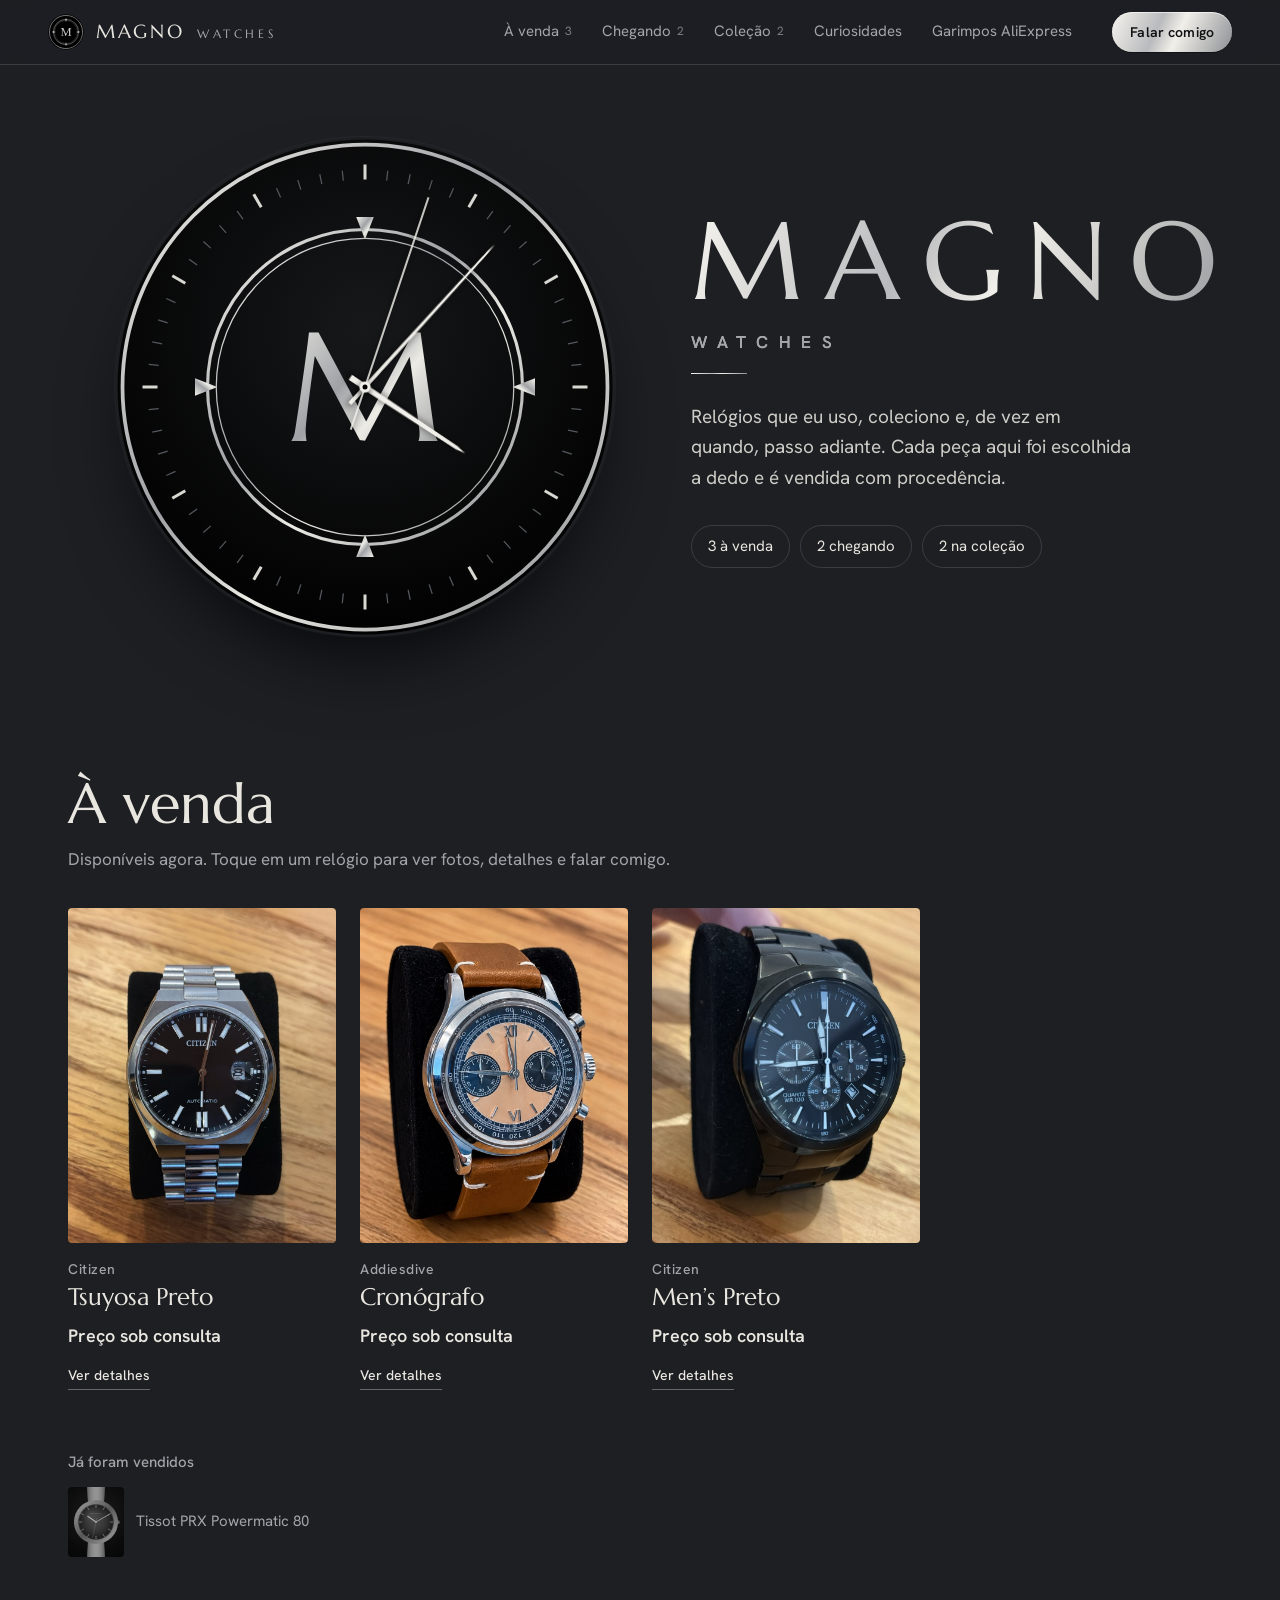
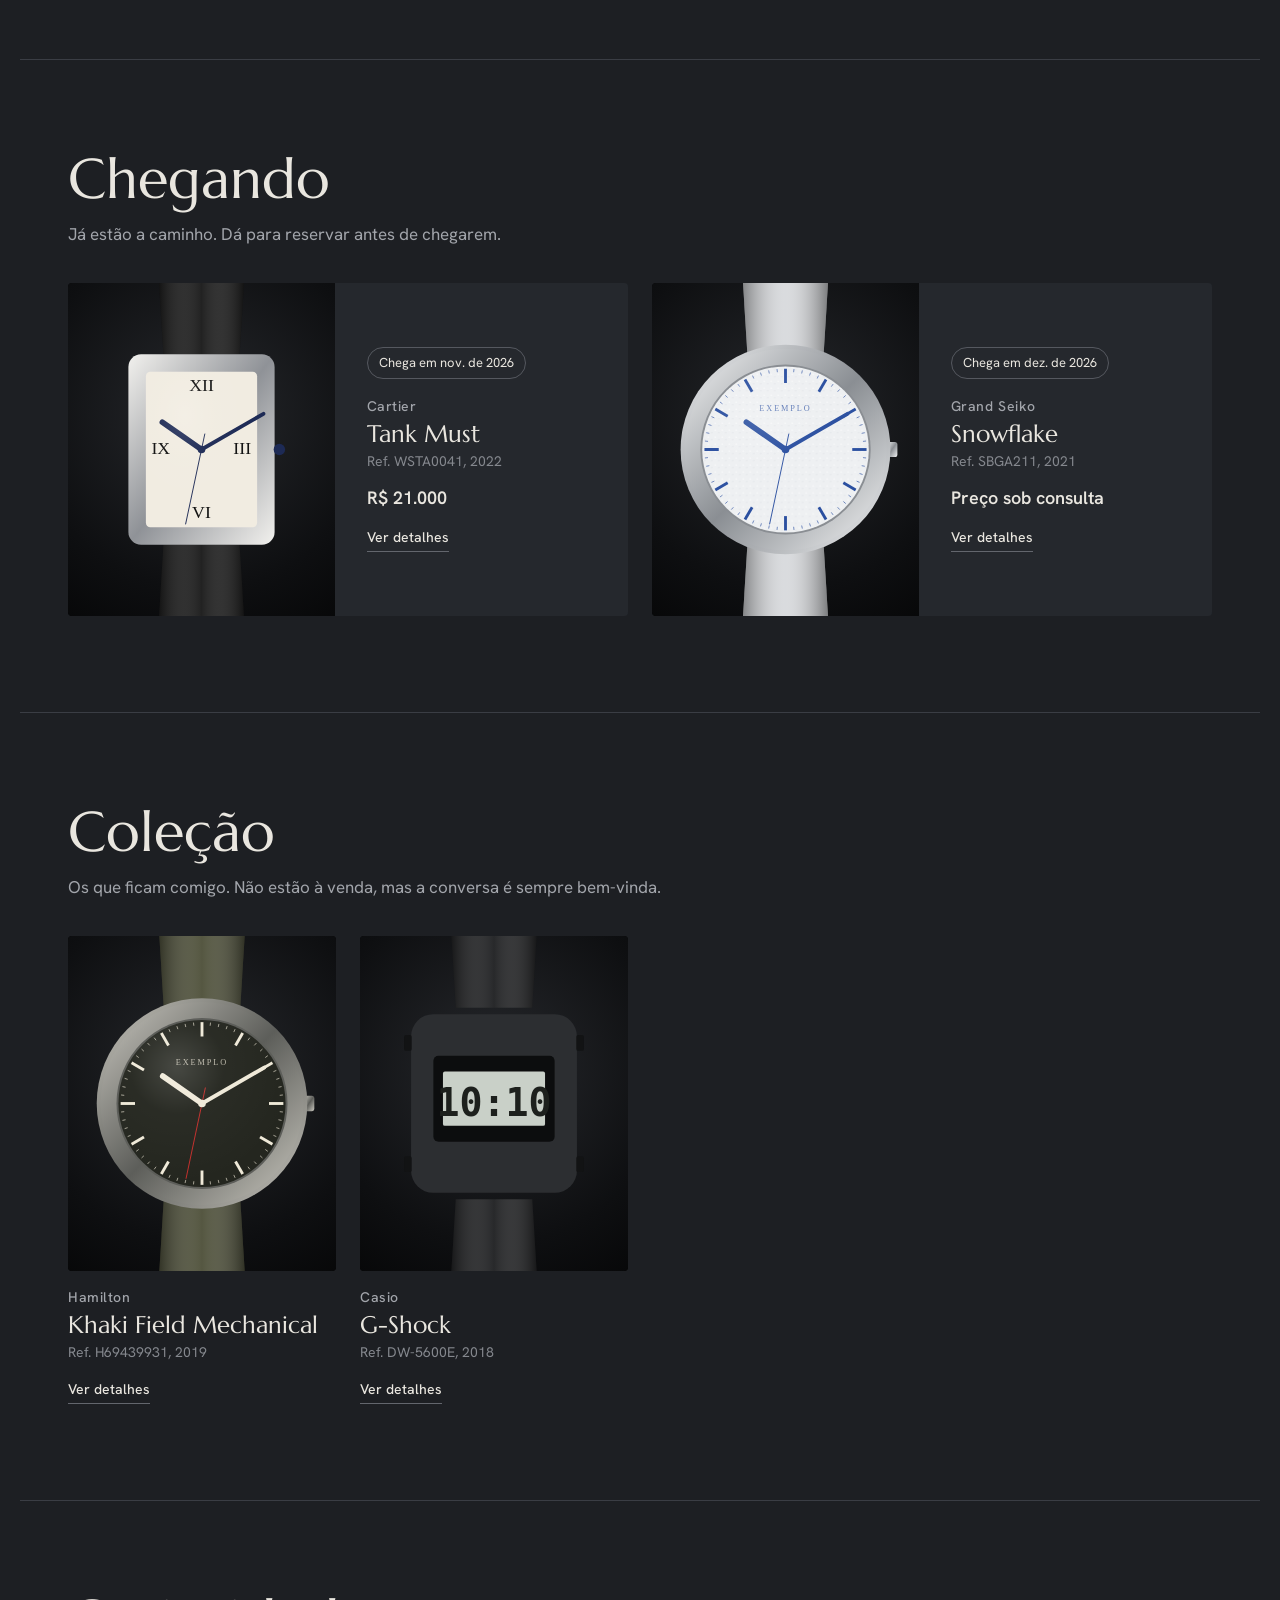
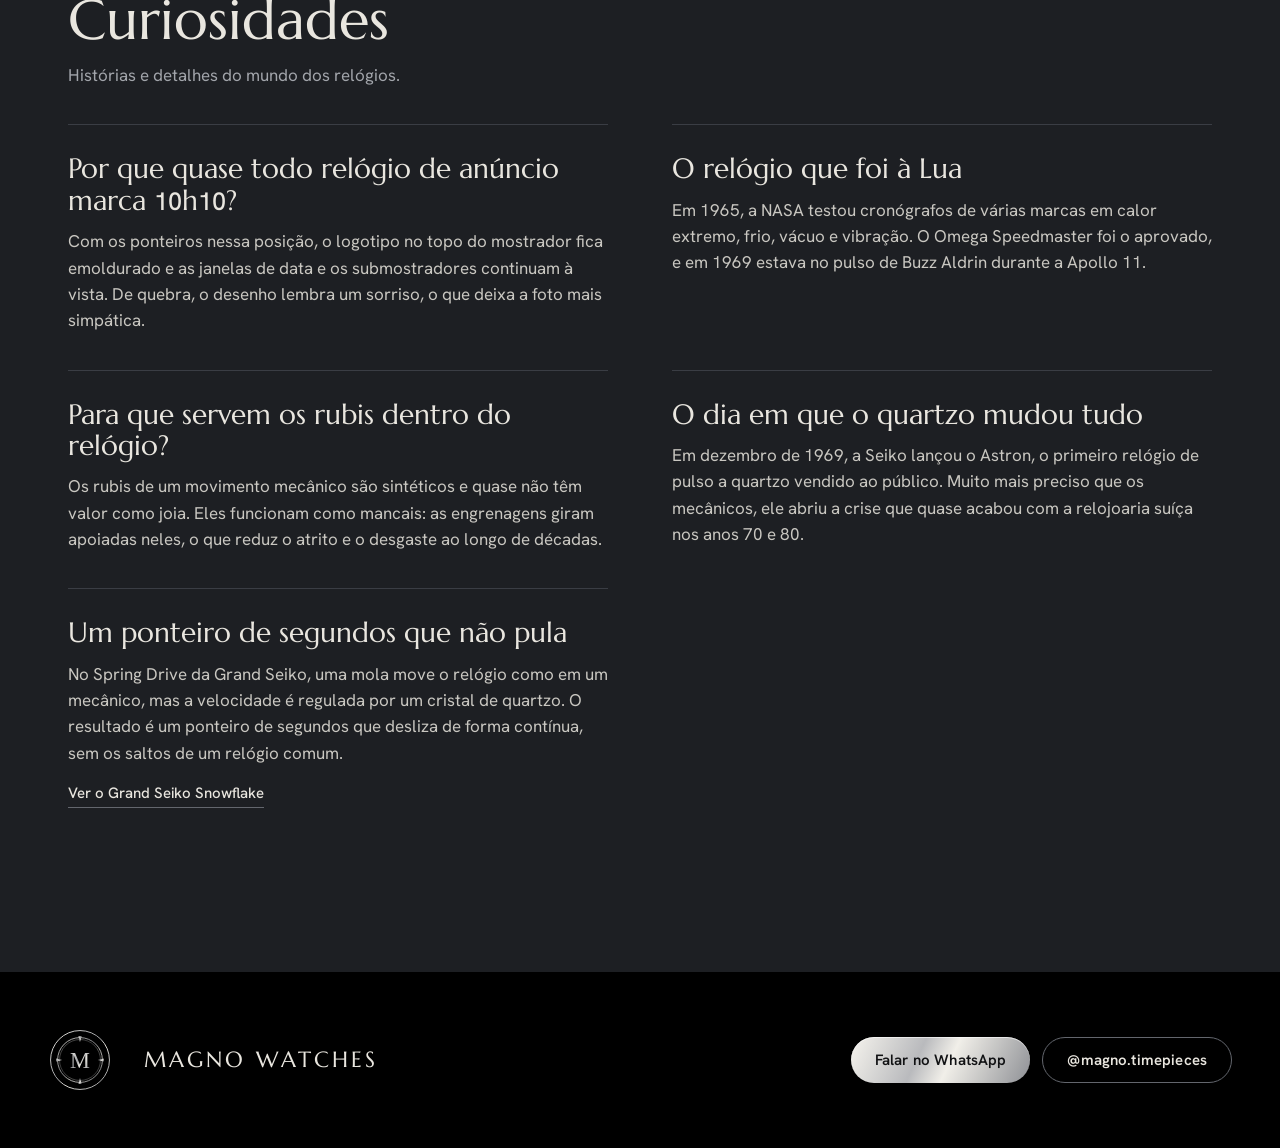
<file: index.html>
<!doctype html>
<html lang="pt-BR">
<head>
  <meta charset="utf-8">
  <meta name="viewport" content="width=device-width, initial-scale=1">
  <title>Magno Watches</title>
  <meta name="description" content="Relógios à venda, os que estão chegando e a coleção de Magno Watches.">
  <meta name="theme-color" content="#1c1e22">
  <meta property="og:title" content="Magno Watches">
  <meta property="og:description" content="Relógios à venda, os que estão chegando e a minha coleção.">
  <meta property="og:type" content="website">
  <link rel="icon" href="assets/emblema.svg" type="image/svg+xml">
  <link rel="preconnect" href="https://fonts.googleapis.com">
  <link rel="preconnect" href="https://fonts.gstatic.com" crossorigin>
  <link href="https://fonts.googleapis.com/css2?family=Marcellus&family=Hanken+Grotesk:wght@400;500;600&display=swap" rel="stylesheet">
  <link rel="stylesheet" href="css/style.css">
</head>
<body>
  <a class="pular" href="#conteudo">Pular para os relógios</a>

  <header class="topo">
    <a class="marca" href="#" aria-label="Magno Watches, voltar ao início">
      <img src="assets/emblema.svg" alt="" width="36" height="36">
      <span>Magno <small>Watches</small></span>
    </a>
    <nav class="menu" aria-label="Seções">
      <a href="#venda">À venda <span data-conta="venda"></span></a>
      <a href="#chegando">Chegando <span data-conta="chegando"></span></a>
      <a href="#colecao">Coleção <span data-conta="colecao"></span></a>
      <a href="#curiosidades">Curiosidades</a>
      <a href="garimpos.html">Garimpos AliExpress</a>
    </nav>
    <a class="botao botao-metal topo-contato" data-whatsapp href="#">Falar comigo</a>
  </header>

  <section class="abertura">
    <div class="mostrador" id="mostrador" role="img" aria-label="Emblema da Magno Watches marcando a hora atual"></div>
    <div class="abertura-texto">
      <h1 class="wordmark">Magno<span>Watches</span></h1>
      <p class="sobre" data-sobre></p>
      <ul class="resumo" data-resumo></ul>
    </div>
  </section>

  <main id="conteudo">
    <section class="secao" id="venda" aria-labelledby="t-venda">
      <header class="secao-topo">
        <h2 id="t-venda">À venda</h2>
        <p>Disponíveis agora. Toque em um relógio para ver fotos, detalhes e falar comigo.</p>
      </header>
      <div class="filtro" data-filtro="venda" hidden></div>
      <div class="grade" data-lista="venda"></div>
      <div class="vendidos" data-vendidos hidden>
        <h3>Já foram vendidos</h3>
        <div class="vendidos-lista" data-lista="vendido"></div>
      </div>
    </section>

    <section class="secao" id="chegando" aria-labelledby="t-chegando">
      <header class="secao-topo">
        <h2 id="t-chegando">Chegando</h2>
        <p>Já estão a caminho. Dá para reservar antes de chegarem.</p>
      </header>
      <div class="grade grade-larga" data-lista="chegando"></div>
    </section>

    <section class="secao" id="colecao" aria-labelledby="t-colecao">
      <header class="secao-topo">
        <h2 id="t-colecao">Coleção</h2>
        <p>Os que ficam comigo. Não estão à venda, mas a conversa é sempre bem-vinda.</p>
      </header>
      <div class="filtro" data-filtro="colecao" hidden></div>
      <div class="grade" data-lista="colecao"></div>
    </section>

    <section class="secao" id="curiosidades" aria-labelledby="t-curiosidades">
      <header class="secao-topo">
        <h2 id="t-curiosidades">Curiosidades</h2>
        <p>Histórias e detalhes do mundo dos relógios.</p>
      </header>
      <div class="curiosidades" data-curiosidades></div>
    </section>
  </main>

  <footer class="rodape">
    <img src="assets/emblema.svg" alt="" width="64" height="64">
    <div>
      <p class="rodape-nome">Magno Watches</p>
      <p data-cidade></p>
    </div>
    <div class="rodape-links">
      <a class="botao botao-metal" data-whatsapp href="#">Falar no WhatsApp</a>
      <a class="botao botao-linha" data-instagram href="#" target="_blank" rel="noopener" hidden>Instagram</a>
    </div>
  </footer>

  <dialog class="detalhe" id="detalhe" aria-labelledby="detalhe-titulo">
    <button class="fechar" type="button" data-fechar aria-label="Fechar">
      <svg viewBox="0 0 24 24" width="22" height="22" aria-hidden="true"><path d="M5 5l14 14M19 5L5 19" stroke="currentColor" stroke-width="1.6"/></svg>
    </button>
    <div class="detalhe-corpo" data-detalhe></div>
  </dialog>

  <div class="aviso" role="status" aria-live="polite" data-aviso></div>

  <script type="module" src="js/app.js"></script>
</body>
</html>
</file>
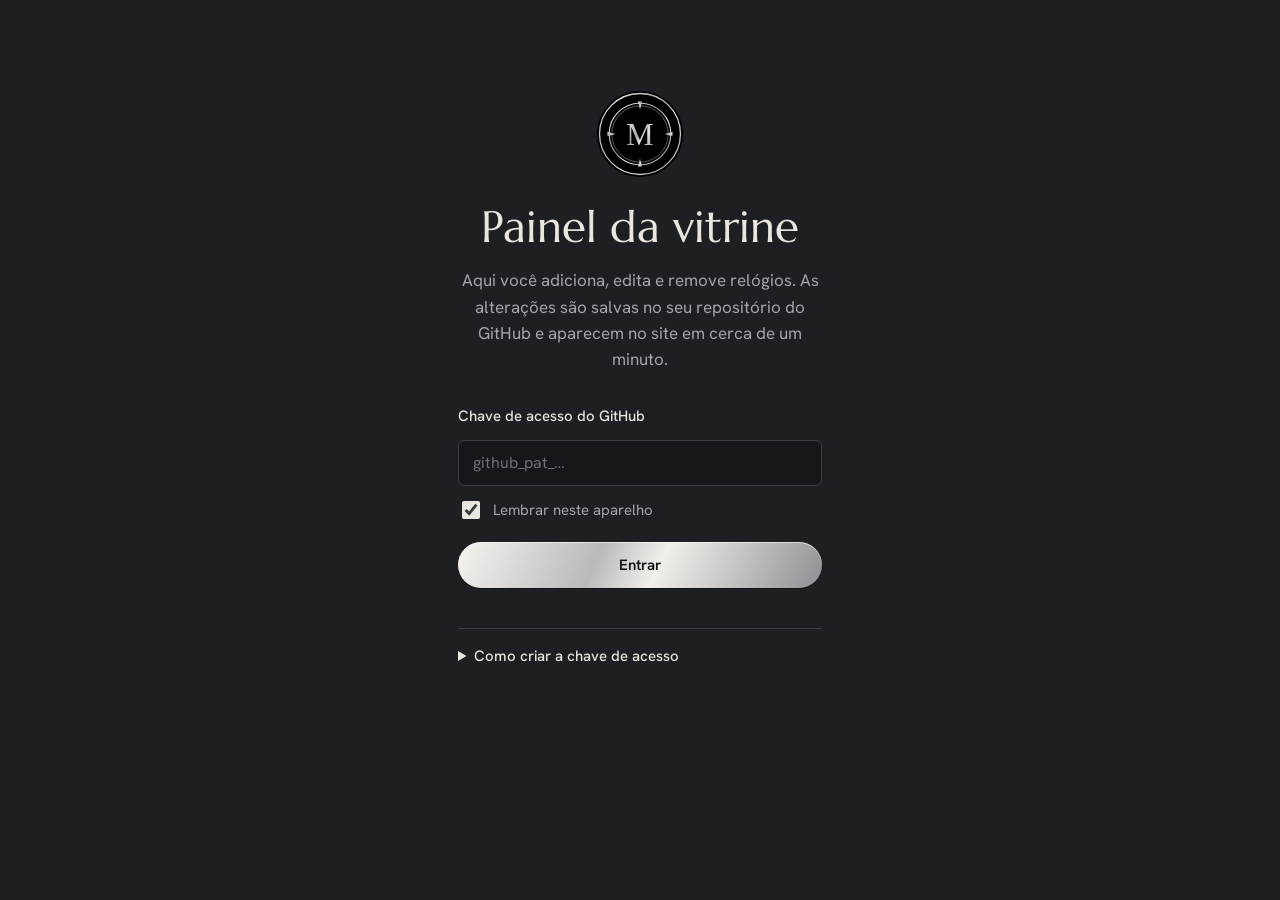
<file: admin.html>
<!doctype html>
<html lang="pt-BR">
<head>
  <meta charset="utf-8">
  <meta name="viewport" content="width=device-width, initial-scale=1">
  <meta name="robots" content="noindex, nofollow">
  <title>Painel · Magno Watches</title>
  <meta name="theme-color" content="#1c1e22">
  <link rel="icon" href="assets/emblema.svg" type="image/svg+xml">
  <link rel="preconnect" href="https://fonts.googleapis.com">
  <link rel="preconnect" href="https://fonts.gstatic.com" crossorigin>
  <link href="https://fonts.googleapis.com/css2?family=Marcellus&family=Hanken+Grotesk:wght@400;500;600&display=swap" rel="stylesheet">
  <link rel="stylesheet" href="css/style.css">
  <link rel="stylesheet" href="css/admin.css">
</head>
<body class="painel">

  <!-- entrada -->
  <section class="entrada" data-tela="entrada">
    <img src="assets/emblema.svg" alt="" width="88" height="88">
    <h1>Painel da vitrine</h1>
    <p>Aqui você adiciona, edita e remove relógios. As alterações são salvas no seu repositório do GitHub e aparecem no site em cerca de um minuto.</p>
    <form class="entrada-form" data-form-entrada>
      <label for="token">Chave de acesso do GitHub</label>
      <input id="token" name="token" type="password" autocomplete="current-password" required spellcheck="false" placeholder="github_pat_…">
      <label class="check"><input type="checkbox" name="lembrar" checked> Lembrar neste aparelho</label>
      <button class="botao botao-metal" type="submit">Entrar</button>
      <p class="erro" data-erro-entrada role="alert"></p>
    </form>
    <details class="ajuda">
      <summary>Como criar a chave de acesso</summary>
      <ol>
        <li>Abra <a href="https://github.com/settings/personal-access-tokens/new" target="_blank" rel="noopener">github.com/settings/personal-access-tokens/new</a>.</li>
        <li>Dê um nome, como “Painel Magno Watches”, e escolha a validade.</li>
        <li>Em <b>Repository access</b>, marque <b>Only select repositories</b> e escolha <b data-nome-repo>magno-watches</b>.</li>
        <li>Em <b>Permissions › Repository permissions › Contents</b>, escolha <b>Read and write</b>.</li>
        <li>Clique em <b>Generate token</b>, copie a chave e cole aqui.</li>
      </ol>
      <p>A chave fica guardada só neste aparelho. Quem não tiver a chave vê o painel, mas não consegue alterar nada.</p>
    </details>
  </section>

  <!-- painel -->
  <div class="app" data-tela="app" hidden>
    <header class="topo">
      <a class="marca" href="./" target="_blank" rel="noopener">
        <img src="assets/emblema.svg" alt="" width="36" height="36">
        <span>Magno <small>Painel</small></span>
      </a>
      <nav class="menu abas" role="tablist" aria-label="Seções do painel">
        <button role="tab" aria-selected="true" data-aba="relogios">Relógios</button>
        <button role="tab" aria-selected="false" data-aba="curiosidades">Curiosidades</button>
        <button role="tab" aria-selected="false" data-aba="contato">Contato e textos</button>
      </nav>
      <button class="botao botao-linha topo-sair" type="button" data-sair>Sair</button>
    </header>

    <main class="painel-corpo">
      <section data-painel="relogios">
        <div class="painel-titulo">
          <div>
            <h1>Relógios</h1>
            <p data-contagem></p>
          </div>
          <button class="botao botao-metal" type="button" data-novo-relogio>Adicionar relógio</button>
        </div>
        <div class="lista" data-lista-relogios></div>
      </section>

      <section data-painel="curiosidades" hidden>
        <div class="painel-titulo">
          <div>
            <h1>Curiosidades</h1>
            <p>Histórias curtas que aparecem no fim da vitrine.</p>
          </div>
          <button class="botao botao-metal" type="button" data-nova-curiosidade>Adicionar curiosidade</button>
        </div>
        <div class="lista" data-lista-curiosidades></div>
      </section>

      <section data-painel="contato" hidden>
        <div class="painel-titulo">
          <div>
            <h1>Contato e textos</h1>
            <p>O WhatsApp recebe as mensagens dos botões “Quero este relógio” e “Falar comigo”.</p>
          </div>
        </div>
        <form class="form" data-form-contato>
          <div class="campo">
            <label for="c-whatsapp">WhatsApp</label>
            <input id="c-whatsapp" name="whatsapp" inputmode="tel" placeholder="55 85 99999-9999">
            <small>Com DDI e DDD. Ex.: 55 85 99999-9999</small>
          </div>
          <div class="campo">
            <label for="c-instagram">Instagram</label>
            <input id="c-instagram" name="instagram" placeholder="@magnowatches">
          </div>
          <div class="campo">
            <label for="c-cidade">Cidade</label>
            <input id="c-cidade" name="cidade" placeholder="Fortaleza, CE">
          </div>
          <div class="campo campo-largo">
            <label for="c-sobre">Texto de apresentação</label>
            <textarea id="c-sobre" name="sobre" rows="4"></textarea>
            <small>Aparece no topo do site, ao lado do emblema.</small>
          </div>
          <div class="form-acoes">
            <button class="botao botao-metal" type="submit">Guardar</button>
          </div>
        </form>
      </section>
    </main>

    <div class="publicar" data-barra-publicar hidden>
      <p><b data-pendentes></b><span>As mudanças só aparecem no site depois de publicar.</span></p>
      <div>
        <button class="botao botao-linha" type="button" data-descartar>Descartar</button>
        <button class="botao botao-metal" type="button" data-publicar>Publicar no site</button>
      </div>
    </div>
  </div>

  <!-- editor de relógio -->
  <dialog class="editor" data-editor-relogio aria-labelledby="ed-titulo">
    <form class="form" data-form-relogio method="dialog">
      <header class="editor-topo">
        <h2 id="ed-titulo">Relógio</h2>
        <button class="fechar" type="button" data-cancelar aria-label="Fechar">
          <svg viewBox="0 0 24 24" width="22" height="22" aria-hidden="true"><path d="M5 5l14 14M19 5L5 19" stroke="currentColor" stroke-width="1.6"/></svg>
        </button>
      </header>

      <fieldset class="situacao">
        <legend>Onde ele aparece</legend>
        <label><input type="radio" name="status" value="venda" checked><span>À venda</span></label>
        <label><input type="radio" name="status" value="chegando"><span>Chegando</span></label>
        <label><input type="radio" name="status" value="colecao"><span>Coleção</span></label>
        <label><input type="radio" name="status" value="vendido"><span>Vendido</span></label>
      </fieldset>

      <div class="campo campo-largo">
        <span class="rotulo">Fotos <small>até 4. A primeira é a capa.</small></span>
        <div class="fotos" data-fotos></div>
        <p class="erro" data-erro-fotos role="alert"></p>
      </div>

      <div class="campo"><label for="r-marca">Marca</label><input id="r-marca" name="marca" required placeholder="Rolex"></div>
      <div class="campo"><label for="r-modelo">Modelo</label><input id="r-modelo" name="modelo" required placeholder="Submariner Date"></div>
      <div class="campo"><label for="r-referencia">Referência</label><input id="r-referencia" name="referencia" placeholder="126610LN"></div>
      <div class="campo"><label for="r-ano">Ano</label><input id="r-ano" name="ano" inputmode="numeric" placeholder="2021"></div>

      <div class="campo" data-so="venda chegando vendido">
        <label for="r-preco">Preço (R$)</label>
        <input id="r-preco" name="preco" inputmode="numeric" placeholder="Em branco = sob consulta">
      </div>
      <div class="campo" data-so="chegando">
        <label for="r-previsao">Previsão de chegada</label>
        <input id="r-previsao" name="previsao" type="month">
      </div>

      <div class="campo"><label for="r-caixa">Caixa</label><input id="r-caixa" name="caixa" placeholder="41 mm"></div>
      <div class="campo"><label for="r-material">Material</label><input id="r-material" name="material" placeholder="Aço inoxidável"></div>
      <div class="campo"><label for="r-movimento">Movimento</label><input id="r-movimento" name="movimento" placeholder="Automático"></div>
      <div class="campo"><label for="r-pulseira">Pulseira</label><input id="r-pulseira" name="pulseira" placeholder="Couro marrom"></div>
      <div class="campo" data-so="venda chegando vendido"><label for="r-kit">Acompanha</label><input id="r-kit" name="kit" placeholder="Caixa e papéis"></div>
      <div class="campo" data-so="venda chegando vendido"><label for="r-condicao">Estado</label><input id="r-condicao" name="condicao" placeholder="Excelente"></div>

      <div class="campo campo-largo">
        <label for="r-descricao">Descrição</label>
        <textarea id="r-descricao" name="descricao" rows="4" placeholder="O que esse relógio tem de especial?"></textarea>
      </div>

      <footer class="editor-acoes">
        <button class="botao botao-linha" type="button" data-cancelar>Cancelar</button>
        <button class="botao botao-metal" type="submit">Guardar relógio</button>
      </footer>
    </form>
  </dialog>

  <!-- editor de curiosidade -->
  <dialog class="editor" data-editor-curiosidade aria-labelledby="ec-titulo">
    <form class="form" data-form-curiosidade method="dialog">
      <header class="editor-topo">
        <h2 id="ec-titulo">Curiosidade</h2>
        <button class="fechar" type="button" data-cancelar aria-label="Fechar">
          <svg viewBox="0 0 24 24" width="22" height="22" aria-hidden="true"><path d="M5 5l14 14M19 5L5 19" stroke="currentColor" stroke-width="1.6"/></svg>
        </button>
      </header>
      <div class="campo campo-largo"><label for="cu-titulo">Título</label><input id="cu-titulo" name="titulo" required></div>
      <div class="campo campo-largo"><label for="cu-texto">Texto</label><textarea id="cu-texto" name="texto" rows="6" required></textarea></div>
      <div class="campo campo-largo">
        <label for="cu-relogio">Relógio relacionado</label>
        <select id="cu-relogio" name="relogio"></select>
        <small>Opcional. Mostra um link para o relógio abaixo do texto.</small>
      </div>
      <div class="campo campo-largo">
        <span class="rotulo">Foto <small>opcional</small></span>
        <div class="fotos fotos-uma" data-foto-curiosidade></div>
      </div>
      <footer class="editor-acoes">
        <button class="botao botao-linha" type="button" data-cancelar>Cancelar</button>
        <button class="botao botao-metal" type="submit">Guardar curiosidade</button>
      </footer>
    </form>
  </dialog>

  <div class="aviso" role="status" aria-live="polite" data-aviso></div>

  <script type="module" src="js/admin.js"></script>
</body>
</html>
</file>
<file: css/style.css>
/* Magno Watches — preto e prata da logo, sobre aço escuro.
   O preto puro fica reservado ao "disco": o mostrador, o palco das fotos e o rodapé. */

:root {
  --aco: #1d1f23;          /* fundo da página, o aço em volta do emblema */
  --aco-2: #25282d;        /* superfícies elevadas */
  --preto: #000;           /* o disco: palco das fotos */
  --platina: #e9e6df;      /* texto principal */
  --nevoa: #a2a5ab;        /* texto secundário */
  --linha: #3a3d44;        /* fios e bordas */
  --metal: linear-gradient(115deg, #f6f4ee 0%, #b9babd 38%, #f1efe9 55%, #8e9095 100%);

  --serif: "Marcellus", "Trajan Pro", Georgia, serif;
  --sans: "Hanken Grotesk", system-ui, -apple-system, "Segoe UI", sans-serif;

  --largura: 1240px;
  --margem: clamp(16px, 4vw, 48px);
  --raio: 4px;
}

*, *::before, *::after { box-sizing: border-box; }
[hidden] { display: none !important; }

/* Os algarismos do Marcellus parecem letras (1 vira I, 0 vira O): números nos títulos usam a sans */
.num { font-family: var(--sans); font-weight: 500; font-size: .9em; letter-spacing: 0; }

html { scroll-behavior: smooth; scroll-padding-top: 88px; }
@media (prefers-reduced-motion: reduce) { html { scroll-behavior: auto; } }

body {
  margin: 0;
  background: var(--aco);
  color: var(--platina);
  font-family: var(--sans);
  font-size: 17px;
  line-height: 1.55;
  -webkit-font-smoothing: antialiased;
  text-rendering: optimizeLegibility;
}

img { display: block; max-width: 100%; }
a { color: inherit; }
h1, h2, h3 { font-family: var(--serif); font-weight: 400; margin: 0; line-height: 1.12; }
p { margin: 0; }

:focus-visible { outline: 2px solid var(--platina); outline-offset: 3px; border-radius: 2px; }

.pular {
  position: absolute; left: 16px; top: -60px; z-index: 50;
  background: var(--platina); color: #000; padding: 10px 16px; border-radius: 999px;
}
.pular:focus { top: 12px; }

/* ---------- botões ---------- */

.botao {
  display: inline-flex; align-items: center; justify-content: center; gap: 8px;
  min-height: 46px; padding: 0 24px; border-radius: 999px;
  font: 600 15px/1 var(--sans); letter-spacing: .01em; text-decoration: none;
  cursor: pointer; border: 0; white-space: nowrap;
  transition: filter .2s, background-color .2s, border-color .2s;
}
.botao-metal { background: var(--metal); color: #111214; box-shadow: inset 0 1px 0 rgba(255,255,255,.6), 0 1px 0 rgba(0,0,0,.4); }
.botao-metal:hover { filter: brightness(1.08); }
.botao-linha { background: transparent; color: var(--platina); border: 1px solid #63666d; }
.botao-linha:hover { border-color: var(--platina); }

/* ---------- topo ---------- */

.topo {
  position: sticky; top: 0; z-index: 20;
  display: flex; align-items: center; gap: 28px;
  padding: 12px var(--margem);
  background: rgba(29, 31, 35, .86);
  backdrop-filter: blur(14px) saturate(1.2);
  -webkit-backdrop-filter: blur(14px) saturate(1.2);
  border-bottom: 1px solid var(--linha);
}
.marca { display: flex; align-items: center; gap: 12px; text-decoration: none; flex-shrink: 0; }
.marca span { font-family: var(--serif); font-size: 19px; letter-spacing: .14em; text-transform: uppercase; }
.marca small { font-size: 12px; letter-spacing: .3em; color: var(--nevoa); margin-left: 4px; }

.menu { display: flex; gap: 6px; margin-left: auto; }
.menu a {
  padding: 8px 12px; border-radius: 999px; text-decoration: none;
  font-size: 15px; color: var(--nevoa); transition: color .2s, background-color .2s;
}
.menu a:hover { color: var(--platina); background: var(--aco-2); }
.menu a span { font-size: 12px; margin-left: 2px; vertical-align: 1px; color: #7c7f85; font-variant-numeric: tabular-nums; }
.topo-contato { min-height: 40px; padding: 0 18px; font-size: 14px; }

@media (max-width: 860px) {
  .topo { flex-wrap: wrap; gap: 8px 12px; padding-bottom: 0; }
  .topo-contato { margin-left: auto; }
  .menu {
    order: 3; width: calc(100% + 2 * var(--margem)); margin: 0 calc(-1 * var(--margem));
    padding: 4px var(--margem) 10px; overflow-x: auto; scrollbar-width: none;
  }
  .menu::-webkit-scrollbar { display: none; }
  .menu a { flex-shrink: 0; }
  .marca small { display: none; }
}

/* ---------- abertura ---------- */

.abertura {
  max-width: var(--largura); margin: 0 auto;
  display: grid; grid-template-columns: minmax(0, 1.05fr) minmax(0, 1fr);
  align-items: center; gap: clamp(32px, 6vw, 96px);
  padding: clamp(32px, 6vw, 72px) var(--margem) clamp(24px, 4vw, 48px);
}

.mostrador {
  width: min(100%, 500px); aspect-ratio: 1; justify-self: end;
  border-radius: 50%;
  box-shadow: 0 40px 80px -30px rgba(0,0,0,.9), 0 0 0 1px rgba(255,255,255,.04);
}
.mostrador svg { width: 100%; height: 100%; display: block; }
.mostrador .marca-hora { stroke: #d9d7d1; stroke-width: 2.4; }
.mostrador .marca-min { stroke: #55585e; stroke-width: 1; }
.mostrador-m { font-family: var(--serif); font-size: 124px; }
.mostrador .ponteiro path { fill: #f1efe9; }
.mostrador .ponteiro { filter: drop-shadow(0 3px 3px rgba(0,0,0,.7)); }
.mostrador .ponteiro-s line { stroke: #f1efe9; stroke-width: 1.3; }
.mostrador .ponteiro-s circle { fill: #f1efe9; }

.wordmark {
  font-size: clamp(54px, 8.6vw, 112px);
  letter-spacing: .2em; text-transform: uppercase; line-height: 1;
  margin-right: -.2em; /* compensa o espaçamento da última letra */
  background: var(--metal); -webkit-background-clip: text; background-clip: text; color: transparent;
}
.wordmark span {
  display: block; margin-top: 18px;
  font-family: var(--sans); font-size: clamp(13px, 1.5vw, 17px); font-weight: 500;
  letter-spacing: .62em; color: var(--nevoa); -webkit-text-fill-color: var(--nevoa);
}
.wordmark span::after {
  content: ""; display: block; width: 56px; height: 1px; margin-top: 22px; background: var(--metal);
}
.sobre { margin-top: 28px; max-width: 40ch; font-size: 19px; line-height: 1.6; color: #cfcdc7; }

.resumo { list-style: none; padding: 0; margin: 32px 0 0; display: flex; flex-wrap: wrap; gap: 10px; }
.resumo a {
  display: inline-block; padding: 9px 16px; border-radius: 999px;
  border: 1px solid var(--linha); text-decoration: none; font-size: 15px; color: var(--platina);
  font-variant-numeric: tabular-nums; transition: border-color .2s;
}
.resumo a:hover { border-color: var(--platina); }

@media (max-width: 860px) {
  .abertura { grid-template-columns: 1fr; text-align: center; justify-items: center; }
  .mostrador { justify-self: center; width: min(82vw, 400px); }
  .wordmark span::after { margin-inline: auto; }
  .sobre { margin-inline: auto; }
  .resumo { justify-content: center; }
}

/* ---------- seções ---------- */

.secao {
  max-width: var(--largura); margin: 0 auto;
  padding: clamp(48px, 7vw, 88px) var(--margem) 0;
}
.secao + .secao { border-top: 1px solid var(--linha); margin-top: clamp(56px, 8vw, 96px); }
.secao-topo { display: grid; gap: 10px; margin-bottom: 36px; max-width: 62ch; }
.secao-topo h2 { font-size: clamp(36px, 5vw, 56px); }
.secao-topo p { color: var(--nevoa); }

.filtro { display: flex; flex-wrap: wrap; align-items: center; gap: 8px; margin: -12px 0 32px; }
.filtro-rotulo { font-size: 14px; color: var(--nevoa); margin-right: 6px; }
.filtro button {
  font: 500 14px/1 var(--sans); color: var(--nevoa); background: transparent;
  border: 1px solid var(--linha); border-radius: 999px; padding: 9px 14px; cursor: pointer;
}
.filtro button:hover { color: var(--platina); }
.filtro button[aria-pressed="true"] { background: var(--platina); border-color: var(--platina); color: #111; }

.grade {
  display: grid; gap: 48px 24px;
  grid-template-columns: repeat(auto-fill, minmax(min(100%, 260px), 1fr));
}
@media (max-width: 560px) {
  .grade { grid-template-columns: 1fr 1fr; gap: 36px 14px; }
  .filtro {
    flex-wrap: nowrap; overflow-x: auto; scrollbar-width: none;
    margin-inline: calc(-1 * var(--margem)); padding-inline: var(--margem);
  }
  .filtro::-webkit-scrollbar { display: none; }
  .filtro button { flex-shrink: 0; }
}

.vazio { color: var(--nevoa); padding: 24px 0; }

/* ---------- cartão ---------- */

.cartao { display: block; text-decoration: none; }
.cartao[hidden] { display: none; }

.palco {
  position: relative; aspect-ratio: 4 / 5; overflow: hidden;
  background: var(--preto); border-radius: var(--raio);
}
.palco img { position: absolute; inset: 0; width: 100%; height: 100%; object-fit: cover; }
.palco-alt { opacity: 0; transition: opacity .45s ease; }
@media (hover: hover) { .cartao:hover .palco-alt { opacity: 1; } }
.sem-foto { position: absolute; inset: 0; display: grid; place-items: center; color: #5f6268; font-size: 14px; }

.cartao-info { padding-top: 16px; display: grid; gap: 3px; }
.cartao-marca { font-size: 14px; font-weight: 500; letter-spacing: .04em; color: var(--nevoa); }
.cartao-modelo { font-size: clamp(20px, 2vw, 24px); }
.cartao-ref { font-size: 14px; color: #85888e; }
.cartao-preco { margin-top: 8px; font-size: 18px; font-weight: 600; font-variant-numeric: tabular-nums; }
.cartao-previsao { font-size: 14px; color: var(--nevoa); }
.cartao-ver {
  justify-self: start; margin-top: 12px; font-size: 14px; font-weight: 500;
  padding-bottom: 3px; border-bottom: 1px solid #63666d; transition: border-color .2s;
}
.cartao:hover .cartao-ver, .cartao:focus-visible .cartao-ver { border-color: var(--platina); }

@media (max-width: 560px) {
  .cartao-modelo { font-size: 18px; }
  .cartao-preco { font-size: 16px; }
}

/* ---------- vendidos ---------- */

.vendidos { margin-top: 64px; }
.vendidos h3 { font-family: var(--sans); font-size: 15px; font-weight: 500; color: var(--nevoa); margin-bottom: 16px; }
.vendidos-lista { display: flex; gap: 20px; overflow-x: auto; padding-bottom: 6px; }
.vendido {
  display: flex; align-items: center; gap: 12px; flex-shrink: 0;
  text-decoration: none; font-size: 15px; color: var(--nevoa);
}
.vendido img { width: 56px; height: 70px; object-fit: cover; border-radius: var(--raio); filter: grayscale(1) brightness(.7); }
.vendido:hover { color: var(--platina); }

/* ---------- curiosidades ---------- */

.curiosidades {
  display: grid; gap: 0 clamp(32px, 5vw, 72px);
  grid-template-columns: repeat(auto-fill, minmax(min(100%, 420px), 1fr));
}
.curiosidade { padding: 28px 0 36px; border-top: 1px solid var(--linha); }
.curiosidade img { width: 100%; aspect-ratio: 16 / 9; object-fit: cover; border-radius: var(--raio); margin-bottom: 20px; }
.curiosidade h3 { font-size: clamp(22px, 2.4vw, 28px); margin-bottom: 12px; max-width: 26ch; }
.curiosidade p { color: #c9c7c1; max-width: 60ch; }
.curiosidade-link {
  display: inline-block; margin-top: 16px; font-size: 15px; font-weight: 500; text-decoration: none;
  border-bottom: 1px solid #63666d; padding-bottom: 2px;
}
.curiosidade-link:hover { border-color: var(--platina); }

/* ---------- rodapé ---------- */

.rodape {
  margin-top: clamp(80px, 10vw, 140px);
  background: var(--preto);
  padding: 56px var(--margem);
  display: flex; flex-wrap: wrap; align-items: center; gap: 24px 32px;
  justify-content: center;
}
.rodape > div:first-of-type { margin-right: auto; }
.rodape-nome { font-family: var(--serif); font-size: 22px; letter-spacing: .14em; text-transform: uppercase; }
.rodape [data-cidade] { color: var(--nevoa); font-size: 15px; }
.rodape-links { display: flex; flex-wrap: wrap; gap: 12px; }
@media (max-width: 640px) {
  .rodape { flex-direction: column; text-align: center; }
  .rodape > div:first-of-type { margin-right: 0; }
  .rodape-links { justify-content: center; }
}

/* ---------- detalhe ---------- */

.detalhe {
  width: min(1120px, 94vw); max-width: none; max-height: 92vh; max-height: 92dvh;
  padding: 0; border: 1px solid var(--linha); border-radius: 8px;
  background: var(--aco); color: var(--platina); overflow: hidden;
}
.detalhe::backdrop { background: rgba(0,0,0,.78); backdrop-filter: blur(6px); }
.detalhe[open] { animation: abrir .32s cubic-bezier(.2,.8,.2,1); }
.detalhe[open]::backdrop { animation: escurecer .32s ease; }
@keyframes abrir { from { opacity: 0; transform: translateY(14px) scale(.985); } }
@keyframes escurecer { from { opacity: 0; } }
@media (prefers-reduced-motion: reduce) { .detalhe[open], .detalhe[open]::backdrop { animation: none; } }

.detalhe-corpo {
  display: grid; grid-template-columns: minmax(0, 1.1fr) minmax(0, 1fr);
  max-height: inherit; overflow-y: auto;
}

.fechar {
  position: absolute; top: 14px; right: 14px; z-index: 2;
  width: 44px; height: 44px; border-radius: 50%; display: grid; place-items: center;
  background: rgba(0,0,0,.55); color: var(--platina); border: 1px solid var(--linha); cursor: pointer;
}
.fechar:hover { background: #000; }

.galeria { background: var(--preto); display: flex; flex-direction: column; }
.galeria-principal { position: relative; aspect-ratio: 4 / 5; }
.galeria-principal img { position: absolute; inset: 0; width: 100%; height: 100%; object-fit: cover; }
.miniaturas { display: flex; gap: 8px; padding: 12px; }
.miniaturas button {
  flex: 0 0 64px; height: 80px; padding: 0; border: 1px solid transparent; border-radius: var(--raio);
  background: none; cursor: pointer; overflow: hidden; opacity: .55; transition: opacity .2s, border-color .2s;
}
.miniaturas button img { width: 100%; height: 100%; object-fit: cover; }
.miniaturas button:hover { opacity: .85; }
.miniaturas button[aria-current="true"] { opacity: 1; border-color: var(--platina); }

.ficha { padding: clamp(28px, 4vw, 56px); display: flex; flex-direction: column; }
.ficha-situacao {
  align-self: flex-start; font-size: 13px; font-weight: 500; letter-spacing: .02em;
  padding: 6px 12px; border-radius: 999px; border: 1px solid var(--linha); color: var(--nevoa);
  margin-bottom: 24px;
}
.ficha-situacao[data-status="venda"] { color: #111; background: var(--metal); border-color: transparent; }
.ficha-marca { font-size: 15px; font-weight: 500; letter-spacing: .04em; color: var(--nevoa); }
.ficha-modelo { font-size: clamp(32px, 4vw, 46px); margin-top: 4px; }
.ficha-preco { margin-top: 16px; font-size: 26px; font-weight: 600; font-variant-numeric: tabular-nums; }
.ficha-descricao { margin-top: 20px; color: #cfcdc7; max-width: 52ch; }
.ficha-acoes { display: flex; flex-wrap: wrap; gap: 10px; margin-top: 28px; }
.ficha-acoes .botao-metal { flex: 1 1 auto; }

.ficha-specs { margin: 36px 0 0; display: grid; }
.ficha-specs div {
  display: grid; grid-template-columns: 9.5em 1fr; gap: 12px;
  padding: 12px 0; border-top: 1px solid var(--linha); font-size: 15px;
}
.ficha-specs div:last-child { border-bottom: 1px solid var(--linha); }
.ficha-specs dt { color: var(--nevoa); }
.ficha-specs dd { margin: 0; }

@media (max-width: 820px) {
  .detalhe { width: 100vw; max-height: 100vh; max-height: 100dvh; height: 100dvh; border-radius: 0; border: 0; }
  .detalhe-corpo { grid-template-columns: 1fr; height: 100%; max-height: none; }
  .galeria-principal { aspect-ratio: 1; }
  .ficha { padding-bottom: 40px; }
  .ficha-specs div { grid-template-columns: 8em 1fr; }
}

/* ---------- aviso ---------- */

.aviso {
  position: fixed; left: 50%; bottom: 24px; z-index: 60;
  transform: translate(-50%, 20px); opacity: 0; pointer-events: none;
  background: var(--platina); color: #111; padding: 12px 20px; border-radius: 14px; max-width: calc(100% - 32px); text-align: center;
  font-size: 15px; font-weight: 500; transition: opacity .25s, transform .25s;
}
.aviso.visivel { opacity: 1; transform: translate(-50%, 0); }

/* "Chegando" em cartões largos: foto ao lado, previsão em destaque */
.grade-larga { grid-template-columns: repeat(auto-fill, minmax(min(100%, 500px), 1fr)); gap: 24px; }
.grade-larga .cartao {
  display: grid; grid-template-columns: minmax(0, 1fr) minmax(0, 1.1fr); align-items: center;
  background: var(--aco-2); border-radius: var(--raio); overflow: hidden;
}
.grade-larga .palco { border-radius: 0; }
.grade-larga .cartao-info { padding: 24px clamp(20px, 3vw, 32px); }
.grade-larga .cartao-previsao {
  order: -1; justify-self: start; margin-bottom: 14px;
  padding: 5px 11px; border: 1px solid #55585f; border-radius: 999px; font-size: 13px; color: var(--platina);
}
@media (max-width: 560px) {
  .grade-larga { grid-template-columns: 1fr; }
  .grade-larga .cartao-info { padding: 16px; }
}

/* galeria fica parada enquanto a ficha rola (desktop) */
@media (min-width: 821px) {
  .galeria { position: sticky; top: 0; align-self: start; }
}
/* no celular, o botão de contato acompanha a rolagem */
@media (max-width: 820px) {
  .ficha-acoes {
    position: sticky; bottom: 0; z-index: 1; flex-wrap: nowrap;
    margin-inline: calc(-1 * clamp(28px, 4vw, 56px)); padding: 12px clamp(28px, 4vw, 56px) calc(12px + env(safe-area-inset-bottom));
    background: rgba(29, 31, 35, .94); backdrop-filter: blur(10px); -webkit-backdrop-filter: blur(10px);
    border-top: 1px solid var(--linha);
  }
  .ficha-acoes .botao-linha { padding: 0 18px; }
}
</file>
<file: css/admin.css>
/* Painel do dono — mesma identidade da vitrine, ritmo de ferramenta. */

.sr { position: absolute; width: 1px; height: 1px; overflow: hidden; clip: rect(0 0 0 0); white-space: nowrap; }

/* ---------- entrada ---------- */

.entrada {
  max-width: 460px; margin: 0 auto; padding: clamp(48px, 10vh, 112px) var(--margem) 64px;
  display: grid; justify-items: center; text-align: center; gap: 16px;
}
.entrada h1 { font-size: clamp(32px, 6vw, 44px); margin-top: 8px; }
.entrada > p { color: var(--nevoa); }
.entrada-form { width: 100%; display: grid; gap: 12px; margin-top: 16px; text-align: left; }
.entrada-form label:first-child { font-size: 15px; font-weight: 500; }
.entrada-form .botao { margin-top: 8px; }
.check { display: flex; align-items: center; gap: 10px; font-size: 15px; color: var(--nevoa); cursor: pointer; }
.check input { width: 18px; height: 18px; accent-color: var(--platina); }

.ajuda { width: 100%; text-align: left; margin-top: 24px; border-top: 1px solid var(--linha); padding-top: 16px; font-size: 15px; }
.ajuda summary { cursor: pointer; font-weight: 500; }
.ajuda ol { padding-left: 20px; display: grid; gap: 8px; color: #cfcdc7; }
.ajuda p { color: var(--nevoa); }

.erro { color: #f0a59b; font-size: 15px; min-height: 0; }
.erro:empty { display: none; }

/* ---------- campos ---------- */

input:not([type="checkbox"]):not([type="radio"]):not([type="file"]), select, textarea {
  width: 100%; min-height: 46px; padding: 11px 14px;
  font: 400 16px/1.4 var(--sans); color: var(--platina);
  background: #15171a; border: 1px solid var(--linha); border-radius: 6px;
  transition: border-color .2s;
}
textarea { resize: vertical; line-height: 1.55; }
input:focus, select:focus, textarea:focus { outline: none; border-color: var(--platina); }
input::placeholder, textarea::placeholder { color: #6c6f75; }
select { appearance: none; padding-right: 36px; cursor: pointer;
  background-image: url("data:image/svg+xml,%3Csvg xmlns='http://www.w3.org/2000/svg' width='12' height='8'%3E%3Cpath d='M1 1l5 5 5-5' fill='none' stroke='%23a2a5ab' stroke-width='1.5'/%3E%3C/svg%3E");
  background-repeat: no-repeat; background-position: right 14px center; }

.form { display: grid; grid-template-columns: 1fr 1fr; gap: 20px 16px; }
.campo { display: grid; gap: 6px; align-content: start; }
.campo[hidden] { display: none; }
.campo-largo, .form-acoes, .situacao { grid-column: 1 / -1; }
.campo label, .rotulo { font-size: 15px; font-weight: 500; }
.rotulo small, .campo small { font-weight: 400; color: var(--nevoa); font-size: 14px; }
@media (max-width: 640px) { .form { grid-template-columns: 1fr; } }

.situacao { border: 0; padding: 0; margin: 0; display: flex; flex-wrap: wrap; gap: 8px; }
.situacao legend { font-size: 15px; font-weight: 500; margin-bottom: 8px; padding: 0; }
.situacao label { cursor: pointer; }
.situacao input { position: absolute; opacity: 0; }
.situacao span {
  display: inline-block; padding: 9px 16px; border-radius: 999px; border: 1px solid var(--linha);
  font-size: 15px; color: var(--nevoa); transition: all .2s;
}
.situacao input:checked + span { background: var(--metal); color: #111; border-color: transparent; font-weight: 600; }
.situacao input:focus-visible + span { outline: 2px solid var(--platina); outline-offset: 3px; }

/* ---------- fotos ---------- */

.fotos { display: grid; grid-template-columns: repeat(4, minmax(0, 1fr)); gap: 10px; }
.fotos-uma { grid-template-columns: minmax(0, 220px); }
.fotos.carregando { opacity: .6; pointer-events: none; }
.foto { position: relative; margin: 0; aspect-ratio: 4 / 5; border-radius: 6px; overflow: hidden; background: #000; }
.foto img { width: 100%; height: 100%; object-fit: cover; }
.foto figcaption {
  position: absolute; top: 8px; left: 8px; font-size: 12px; font-weight: 600;
  padding: 3px 8px; border-radius: 999px; background: var(--metal); color: #111;
}
.foto-acoes { position: absolute; inset: auto 6px 6px; display: flex; gap: 4px; justify-content: flex-end; }
.foto-acoes button {
  width: 32px; height: 32px; border-radius: 50%; border: 0; cursor: pointer;
  background: rgba(0,0,0,.72); color: var(--platina); font-size: 18px; line-height: 1;
}
.foto-acoes button:disabled { opacity: .3; cursor: default; }
.foto-acoes button:last-child { margin-left: auto; }
.foto-nova {
  display: grid; place-content: center; justify-items: center; gap: 4px; cursor: pointer;
  background: transparent; border: 1px dashed #5b5e65; color: var(--nevoa); transition: border-color .2s, color .2s;
}
.foto-nova:hover, .foto-nova:focus-within { border-color: var(--platina); color: var(--platina); }
.foto-nova span { font-size: 32px; line-height: 1; font-weight: 300; }
.foto-nova small { font-size: 13px; }
@media (max-width: 640px) { .fotos { grid-template-columns: repeat(2, minmax(0, 1fr)); } }

/* ---------- painel ---------- */

.abas { margin-left: 24px; margin-right: auto; }
.abas button {
  font: 400 15px/1 var(--sans); padding: 10px 14px; border-radius: 999px; border: 0; cursor: pointer;
  color: var(--nevoa); background: transparent; flex-shrink: 0;
}
.abas button:hover { color: var(--platina); }
.abas button[aria-selected="true"] { color: var(--platina); background: var(--aco-2); }
.topo-sair { min-height: 40px; padding: 0 18px; font-size: 14px; }

.painel-corpo { max-width: 960px; margin: 0 auto; padding: 40px var(--margem) 140px; }
.painel-titulo { display: flex; flex-wrap: wrap; align-items: end; justify-content: space-between; gap: 16px; margin-bottom: 28px; }
.painel-titulo h1 { font-size: clamp(32px, 5vw, 44px); }
.painel-titulo p { color: var(--nevoa); margin-top: 6px; }
.painel-titulo .botao:disabled { opacity: .45; cursor: not-allowed; }

.lista { display: grid; }
.item {
  display: grid; grid-template-columns: 64px minmax(0, 1fr) 150px auto; align-items: center; gap: 16px;
  padding: 14px 0; border-top: 1px solid var(--linha);
}
.item:last-child { border-bottom: 1px solid var(--linha); }
.item-texto { grid-template-columns: minmax(0, 1fr) auto; }
.item-foto { width: 64px; aspect-ratio: 4 / 5; border-radius: 4px; overflow: hidden; background: #000; }
.item-foto img { width: 100%; height: 100%; object-fit: cover; }
.item-marca { font-size: 13px; color: var(--nevoa); }
.item h2 { font-size: 20px; }
.item-meta { font-size: 14px; color: var(--nevoa); margin-top: 2px; }
.item-status select { min-height: 40px; padding-block: 8px; font-size: 15px; }
.item-acoes { display: flex; align-items: center; gap: 6px; }
.item-acoes .botao { min-height: 40px; padding: 0 14px; font-size: 14px; }
.icone {
  width: 36px; height: 36px; border-radius: 50%; border: 1px solid var(--linha); background: transparent;
  color: var(--nevoa); cursor: pointer; font-size: 15px;
}
.icone:hover:not(:disabled) { color: var(--platina); border-color: var(--platina); }
.icone:disabled { opacity: .3; cursor: default; }
.botao-perigo:hover { border-color: #f0a59b; color: #f0a59b; }

@media (max-width: 760px) {
  .item { grid-template-columns: 56px minmax(0, 1fr); row-gap: 12px; }
  .item-foto { width: 56px; }
  .item-status { grid-column: 1 / -1; }
  .item-acoes { grid-column: 1 / -1; flex-wrap: wrap; }
  .item-texto .item-acoes { grid-column: 1 / -1; }
  .item-texto .item-info { grid-column: 1 / -1; }
  .abas { margin: 0; }
}

/* ---------- barra de publicar ---------- */

.publicar {
  position: fixed; left: 50%; bottom: 16px; z-index: 30; transform: translateX(-50%);
  width: min(920px, calc(100% - 24px));
  display: flex; flex-wrap: wrap; align-items: center; justify-content: space-between; gap: 12px 20px;
  padding: 14px 16px 14px 22px; border-radius: 16px;
  background: rgba(37, 40, 45, .96); border: 1px solid #4a4d54;
  backdrop-filter: blur(12px); -webkit-backdrop-filter: blur(12px);
  box-shadow: 0 20px 50px -10px rgba(0,0,0,.7);
}
.publicar p { font-size: 15px; }
.publicar p span { color: var(--nevoa); }
.publicar > div { display: flex; gap: 8px; }
.publicar .botao:disabled { opacity: .7; cursor: progress; }
@media (max-width: 640px) {
  .publicar p span { display: none; }
  .publicar > div { width: 100%; }
  .publicar > div .botao { flex: 1; }
}

/* ---------- editores ---------- */

.editor {
  width: min(760px, 96vw); max-width: none; max-height: 94vh; max-height: 94dvh;
  padding: 0; border: 1px solid var(--linha); border-radius: 10px;
  background: var(--aco); color: var(--platina);
}
.editor::backdrop { background: rgba(0,0,0,.75); backdrop-filter: blur(4px); }
.editor .form { padding: 0 clamp(20px, 4vw, 36px) 0; }
.editor-topo {
  grid-column: 1 / -1; position: sticky; top: 0; z-index: 2;
  display: flex; align-items: center; justify-content: space-between; gap: 16px;
  margin: 0 calc(-1 * clamp(20px, 4vw, 36px)); padding: 18px clamp(20px, 4vw, 36px);
  background: rgba(29, 31, 35, .95); border-bottom: 1px solid var(--linha);
}
.editor-topo h2 { font-size: 26px; }
.editor-topo .fechar { position: static; }
.editor-acoes {
  grid-column: 1 / -1; position: sticky; bottom: 0; z-index: 2;
  display: flex; justify-content: flex-end; gap: 10px;
  margin: 8px calc(-1 * clamp(20px, 4vw, 36px)) 0; padding: 14px clamp(20px, 4vw, 36px) calc(14px + env(safe-area-inset-bottom));
  background: rgba(29, 31, 35, .95); border-top: 1px solid var(--linha);
}
@media (max-width: 640px) {
  .editor { width: 100vw; height: 100dvh; max-height: 100dvh; border-radius: 0; border: 0; }
  .editor-acoes .botao { flex: 1; }
}

.aviso-erro { background: #f0a59b; }

/* no painel, o aviso aparece no alto para não cobrir a barra de publicar */
.painel .aviso { bottom: auto; top: 84px; transform: translate(-50%, -12px); max-width: calc(100% - 32px); border-radius: 14px; text-align: center; }
.painel .aviso.visivel { transform: translate(-50%, 0); }
</file>
